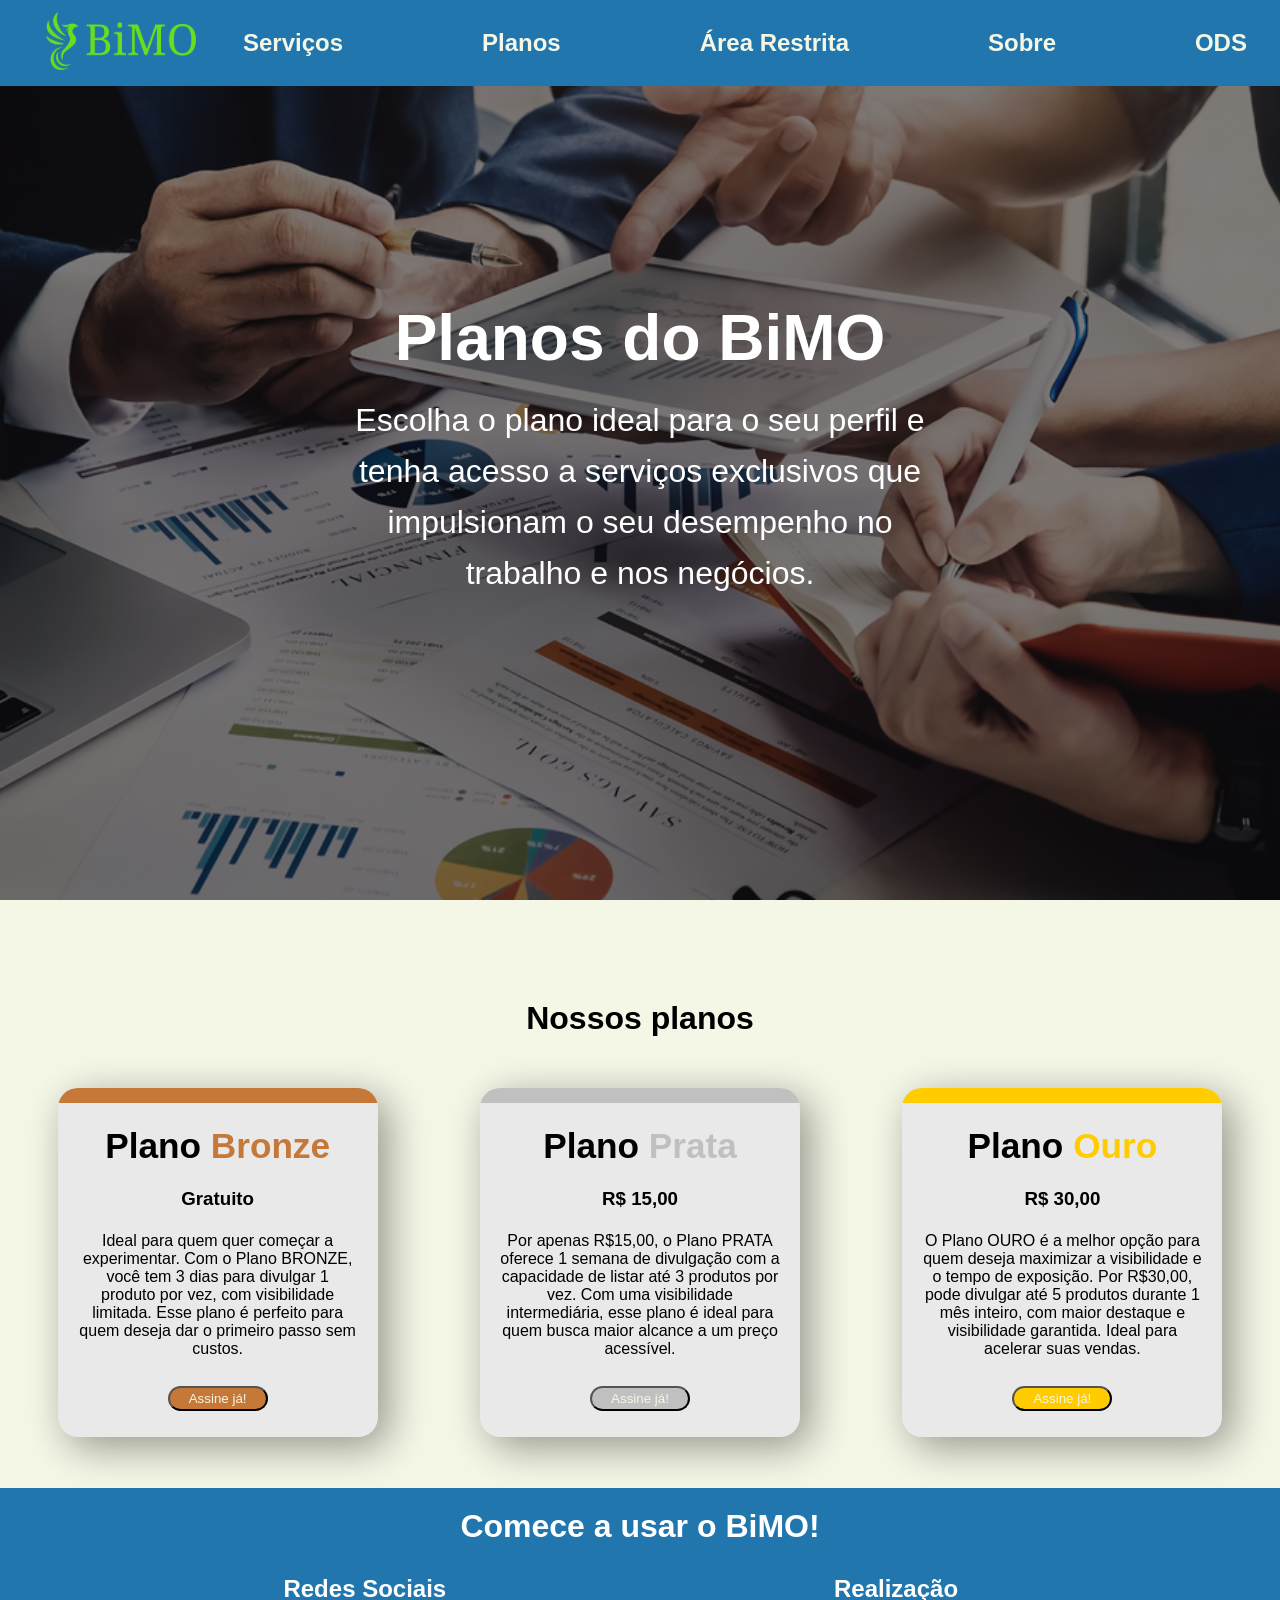
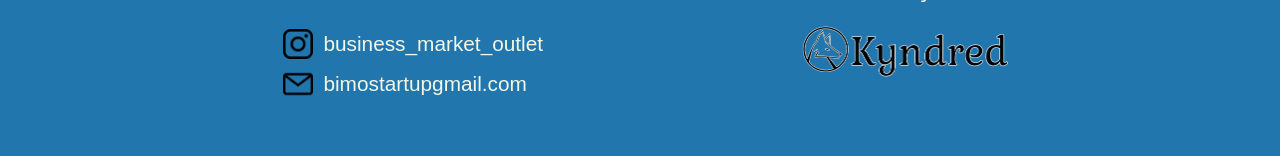
<file: src/main/webapp/BiMO_Site/index/nossos-planos.html>
<!DOCTYPE html>
<html lang="en">
<head>
    <meta charset="UTF-8">
    <meta name="viewport" content="width=device-width, initial-scale=1.0">
    <title>BiMO</title>
    <link rel="shortcut icon" href="../image/logo.png" type="image/x-icon">
    <link rel="stylesheet" href="../styles/nossos-planos.css">
    <link rel="stylesheet" href="../styles/style.css">
</head>
<body>

    <!------------------------------------------------------------ Menu fixo BiMO ----------------------------------------------------->
    <header class="menu">
        <a href="../../index.html"><img src="../image/Logo%20verde.png" id="icon" alt="Logo"></a>
        <ul class="menu-items">
            <li class="links"><a href="nossos-servicos.html">Serviços</a></li>
            <li class="links"><a href="nossos-planos.html">Planos</a></li>
            <li class="links"><a href="../../index.jsp"target="_blank">Área Restrita</a></li>
            <li class="links"><a href="sobre-bimo.html">Sobre</a></li>
            <li class="links"><a href="ods.html">ODS</a></li>
        </ul>
        <a href="#menuLateral" id="menu-icon">
            <img src="../image/menu.png" id="butmenu"></img>
        </a>
    </header>

    <!---------------------------------------------------------- Menu lateral BiMO --------------------------------------------------------->
    <div id="menuLateral">
        <a href="../../index.html" class="fechado">
            <img src="../image/fechar.png" alt="" id="fechar">
        </a>

        <a href="login.html" class="alogin">
            <div class="menuB-area">
                <p>Área Restrita</p>
            </div>
        </a>

        <a href="nossos-servicos.html">
            <div class="menuB-opcao">
                <p>Serviço</p>
            </div>
        </a>
        <a href="nossos-planos.html">
            <div class="menuB-opcao">
                <p>Planos</p>
            </div>
        </a>
        <a href="sobre-bimo.html">
            <div class="menuB-opcao">
                <p>Sobre</p>
            </div>
        </a>
        <a href="#">
            <div class="menuB-opcao">
                <p>ODS</p>
            </div>
        </a>
    </div>

    <!------------------------------------------------------------ Tela com imagem de fundo ------------------------------------------------->
    <div class="bimoplanos">
        <div class="bimoplanostexto">
            <h1>Planos do BiMO</h1>
            <p>Escolha o plano ideal para o seu perfil e tenha acesso a serviços exclusivos que impulsionam o seu desempenho no trabalho e nos negócios.</p>
        </div>
    </div>
    
    <!-------------------------------------------------------------- Cards Planos ------------------------------------------------------------>
    <h1>Nossos planos</h1>
    <section id="nossos-planos">
        <div class="planos-bimo">
            <div class="card bronze">
                <div class="borda"></div>
                <div class="planos">
                    <h1>Plano <span>Bronze</span></h1>
                    <h3>Gratuito</h3>
                    <p>Ideal para quem quer começar a experimentar. Com o Plano BRONZE, você tem 3 dias para divulgar 1 produto por vez, com visibilidade limitada. Esse plano é perfeito para quem deseja dar o primeiro passo sem custos.</p>
                    <a href=""><input type="submit" value="Assine já!" id="butplanos"></a>
                </div>
            </div>
            <div class="card prata">
                <div class="borda"></div>
                <div class="planos">
                    <h1>Plano <span>Prata</span></h1>
                    <h3>R$ 15,00</h3>
                    <p>Por apenas R$15,00, o Plano PRATA oferece 1 semana de divulgação com a capacidade de listar até 3 produtos por vez. Com uma visibilidade intermediária, esse plano é ideal para quem busca maior alcance a um preço acessível.</p>
                    <a href=""><input type="submit" value="Assine já!" id="butplanos"></a>
                </div>
            </div>
            <div class="card ouro">
                <div class="borda"></div>
                <div class="planos">
                    <h1>Plano <span>Ouro</span></h1>
                    <h3>R$ 30,00</h3>
                    <p>O Plano OURO é a melhor opção para quem deseja maximizar a visibilidade e o tempo de exposição. Por R$30,00, pode divulgar até 5 produtos durante 1 mês inteiro, com maior destaque e visibilidade garantida. Ideal para acelerar suas vendas.</p>
                    <a href=""><input type="submit" value="Assine já!" id="butplanos"></a>
                </div>
            </div>
        </div>
    </section>

    <!-------------------------------------------------------------- Menu final -------------------------------------------------------------->
    <section id="final">
        <h1>Comece a usar o BiMO!</h1>
        <div class="redessociais">
            <h2>Redes Sociais</h2>
            <div id="instagram">
                <img src="../image/instagram (1).png" id="iconinstagram">
                <p><a href="https://www.instagram.com/business_market_outlet/" target="_blank">business_market_outlet</a></p>
            </div>
            <div id="email">
                <img src="../image/email.png" id="iconemail">
                <p><a href="mailto:bimostartup@gmail.com">bimostartupgmail.com</a></p>
            </div>
        </div>
        <div id="empresa">
            <h2>Realização</h2>
            <img src="../image/kyndred.png" id="imgkyndred">
        </div>
    </section>
    
</body>
</html>
</file>
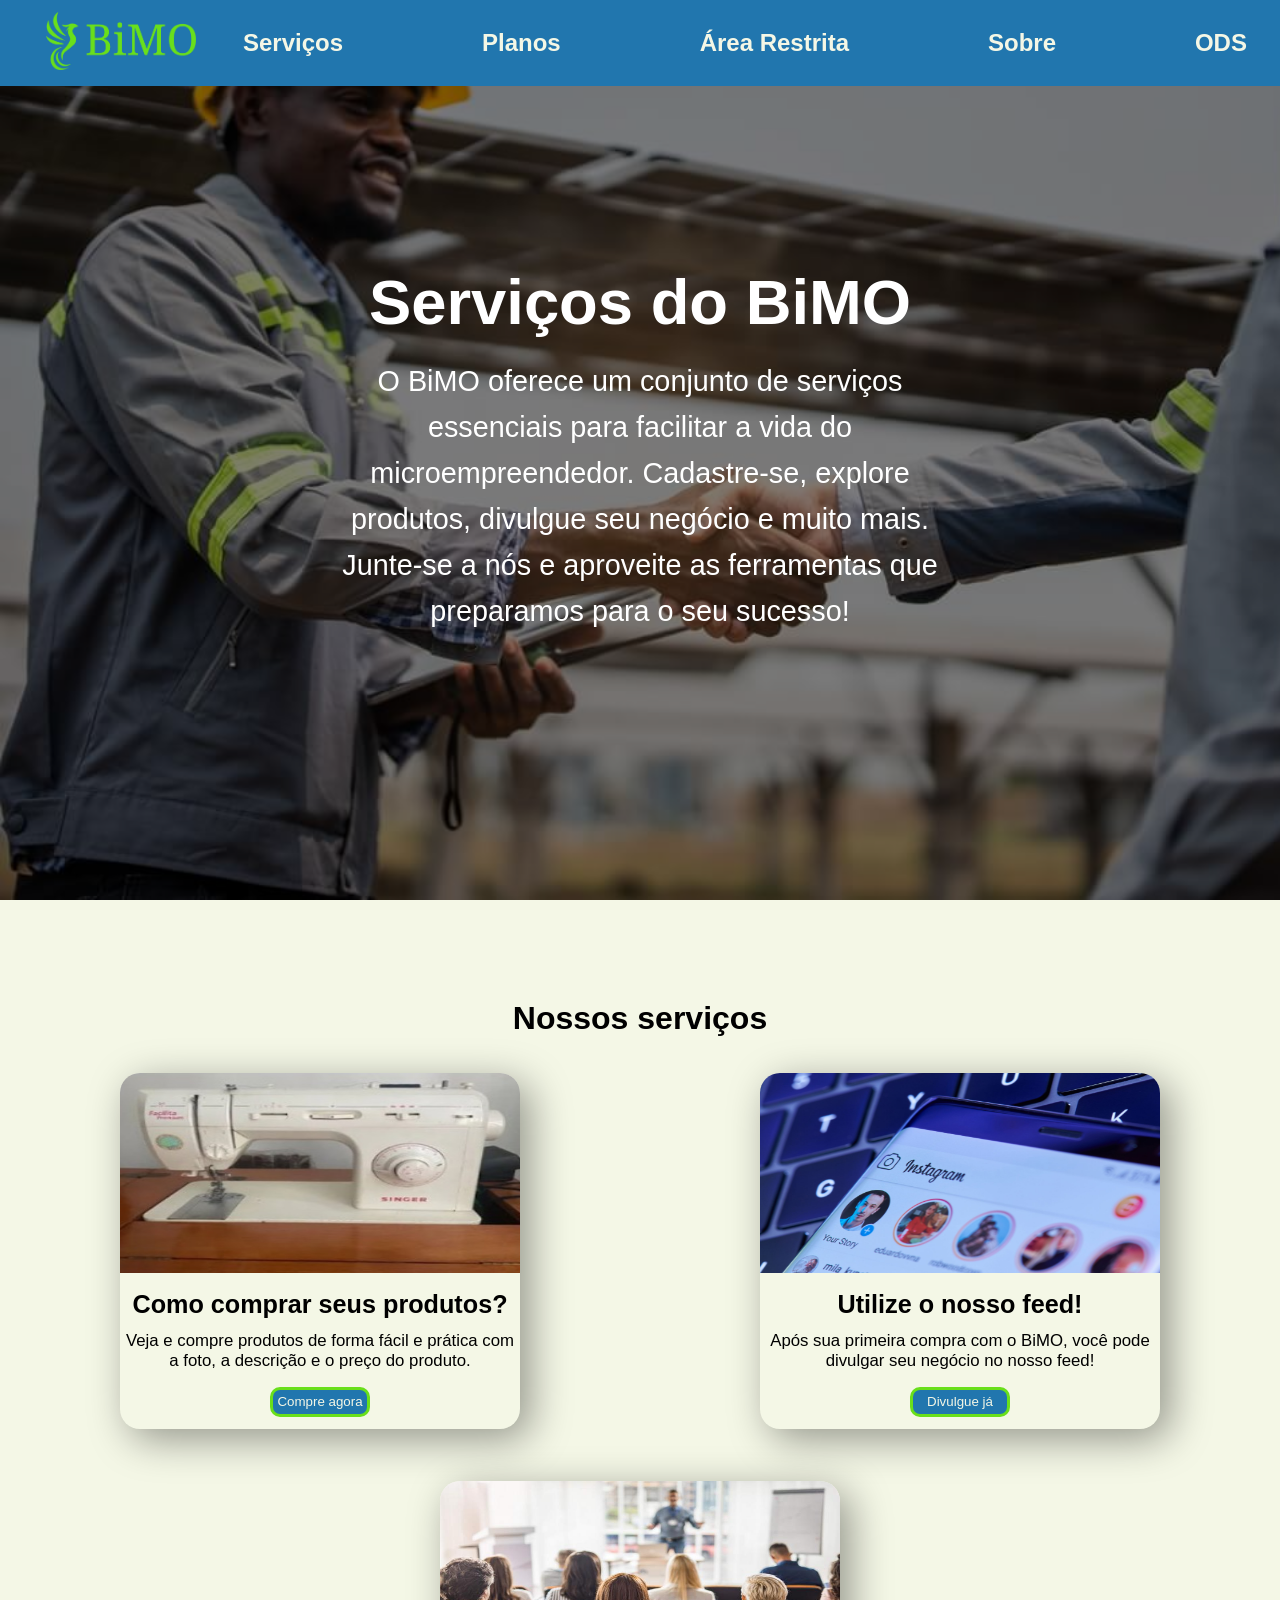
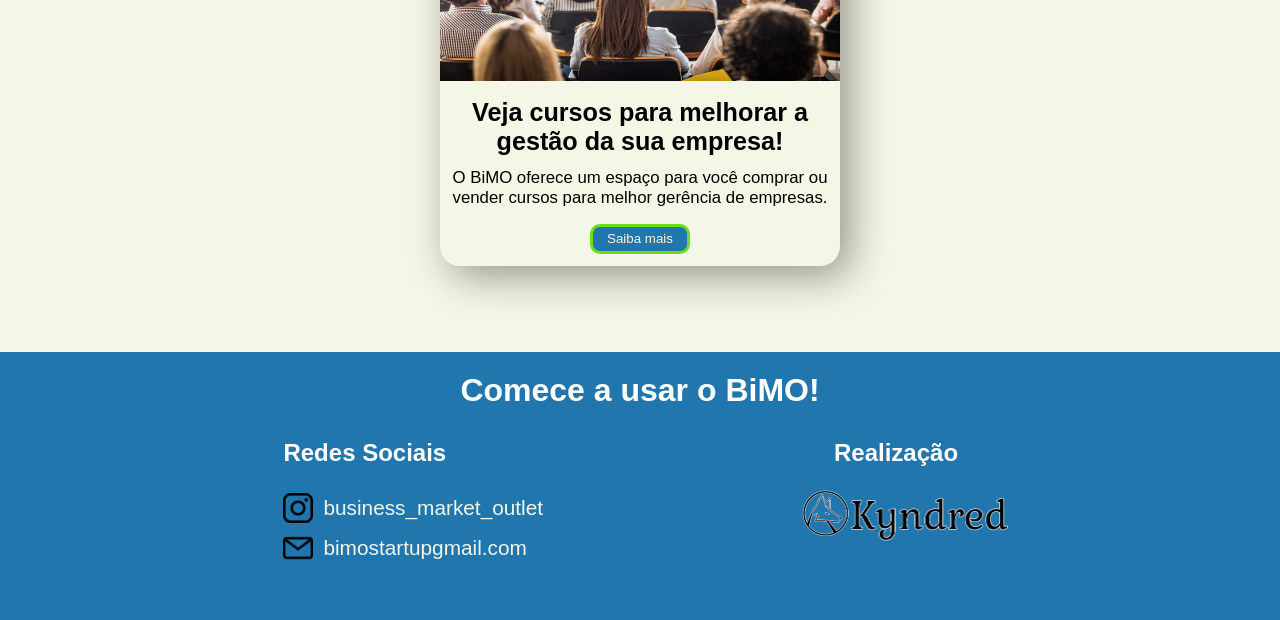
<file: src/main/webapp/BiMO_Site/index/nossos-servicos.html>
<!DOCTYPE html>
<html lang="en">
<head>
    <meta charset="UTF-8">
    <meta name="viewport" content="width=device-width, initial-scale=1.0">
    <title>BiMO</title>
    <link rel="shortcut icon" href="../image/logo.png" type="image/x-icon">
    <link rel="stylesheet" href="../styles/nossos-servicos.css">
    <link rel="stylesheet" href="../styles/style.css">
</head>
<body>

    <!----------------------------------------------------------- Menu fixo BiMO ------------------------------------------------------->
    <header class="menu">
        <a href="../../index.html"><img src="../image/Logo verde.png" id="icon" alt="Logo"></a>
        <ul class="menu-items">
            <li class="links"><a href="nossos-servicos.html">Serviços</a></li>
            <li class="links"><a href="nossos-planos.html">Planos</a></li>
            <li class="links"><a href="../../index.jsp"target="_blank">Área Restrita</a></li>
            <li class="links"><a href="sobre-bimo.html">Sobre</a></li>
            <li class="links"><a href="ods.html">ODS</a></li>
        </ul>
        <a href="#menuLateral" id="menu-icon">
            <img src="../image/menu.png" id="butmenu"></img>
        </a>
    </header>

    <!---------------------------------------------------------- Menu lateral BiMO --------------------------------------------------------->
    <div id="menuLateral">
        <a href="../../index.html" class="fechado">
            <img src="../image/fechar.png" alt="" id="fechar">
        </a>

        <a href="login.html" class="alogin">
            <div class="menuB-area">
                <p>Área Restrita</p>
            </div>
        </a>

        <a href="nossos-servicos.html">
            <div class="menuB-opcao">
                <p>Serviço</p>
            </div>
        </a>
        <a href="nossos-planos.html">
            <div class="menuB-opcao">
                <p>Planos</p>
            </div>
        </a>
        <a href="sobre-bimo.html">
            <div class="menuB-opcao">
                <p>Sobre</p>
            </div>
        </a>
        <a href="#">
            <div class="menuB-opcao">
                <p>ODS</p>
            </div>
        </a>
    </div>
    <!-------------------------------------------------------- Tela com imagem de fundo ----------------------------------------------------->
    <section class="servicosbimo">
        <div class="servicosbimotexto">
            <h1>Serviços do BiMO</h1>
            <p>O BiMO oferece um conjunto de serviços essenciais para facilitar a vida do microempreendedor. Cadastre-se, explore produtos, divulgue seu negócio e muito mais. Junte-se a nós e aproveite as ferramentas que preparamos para o seu sucesso!</p>
        </div>
    </section>

    <!------------------------------------------------------------ Cards Serviços BiMO --------------------------------------------------->
    <h1>Nossos serviços</h1>
    <section id="servicos-bimo">
        <div class="caixas">
            <div class="servicos">
                <img src="../image/produtos.jpg" id="imgservicos">
                <h2>Como comprar seus produtos?</h2>
                <p>Veja e compre produtos de forma fácil e prática com a foto, a descrição e o preço do produto.</p>
                <a href=""><input type="submit" value="Compre agora" id="butservicos"></a>
            </div>
            <div class="servicos">
                <img src="../image/feed.jpg" id="imgservicos">
                <h2>Utilize o nosso feed!</h2>
                <p>Após sua primeira compra com o BiMO, você pode divulgar seu negócio no nosso feed!</p>
                <a href=""><input type="submit" value="Divulgue já" id="butservicos"></a>
            </div>
            <div class="servicos">
                <img src="../image/cursos.jpg" id="imgservicos">
                <h2>Veja cursos para melhorar a gestão da sua empresa!</h2>
                <p>O BiMO oferece um espaço para você comprar ou vender cursos para melhor gerência de empresas.</p>
                <a href=""><input type="submit" value="Saiba mais" id="butservicos"></a>
            </div>
        </div>
    </section>

    <!-------------------------------------------------------------- Menu final -------------------------------------------------------------->
    <section id="final">
        <h1>Comece a usar o BiMO!</h1>
        <div class="redessociais">
            <h2>Redes Sociais</h2>
            <div id="instagram">
                <img src="../image/instagram (1).png" id="iconinstagram">
                <p><a href="https://www.instagram.com/business_market_outlet/" target="_blank">business_market_outlet</a></p>
            </div>
            <div id="email">
                <img src="../image/email.png" id="iconemail">
                <p><a href="mailto:bimostartup@gmail.com">bimostartupgmail.com</a></p>
            </div>
        </div>
        <div id="empresa">
            <h2>Realização</h2>
            <img src="../image/kyndred.png" id="imgkyndred">
        </div>
    </section>
    
</body>
</html>
</file>
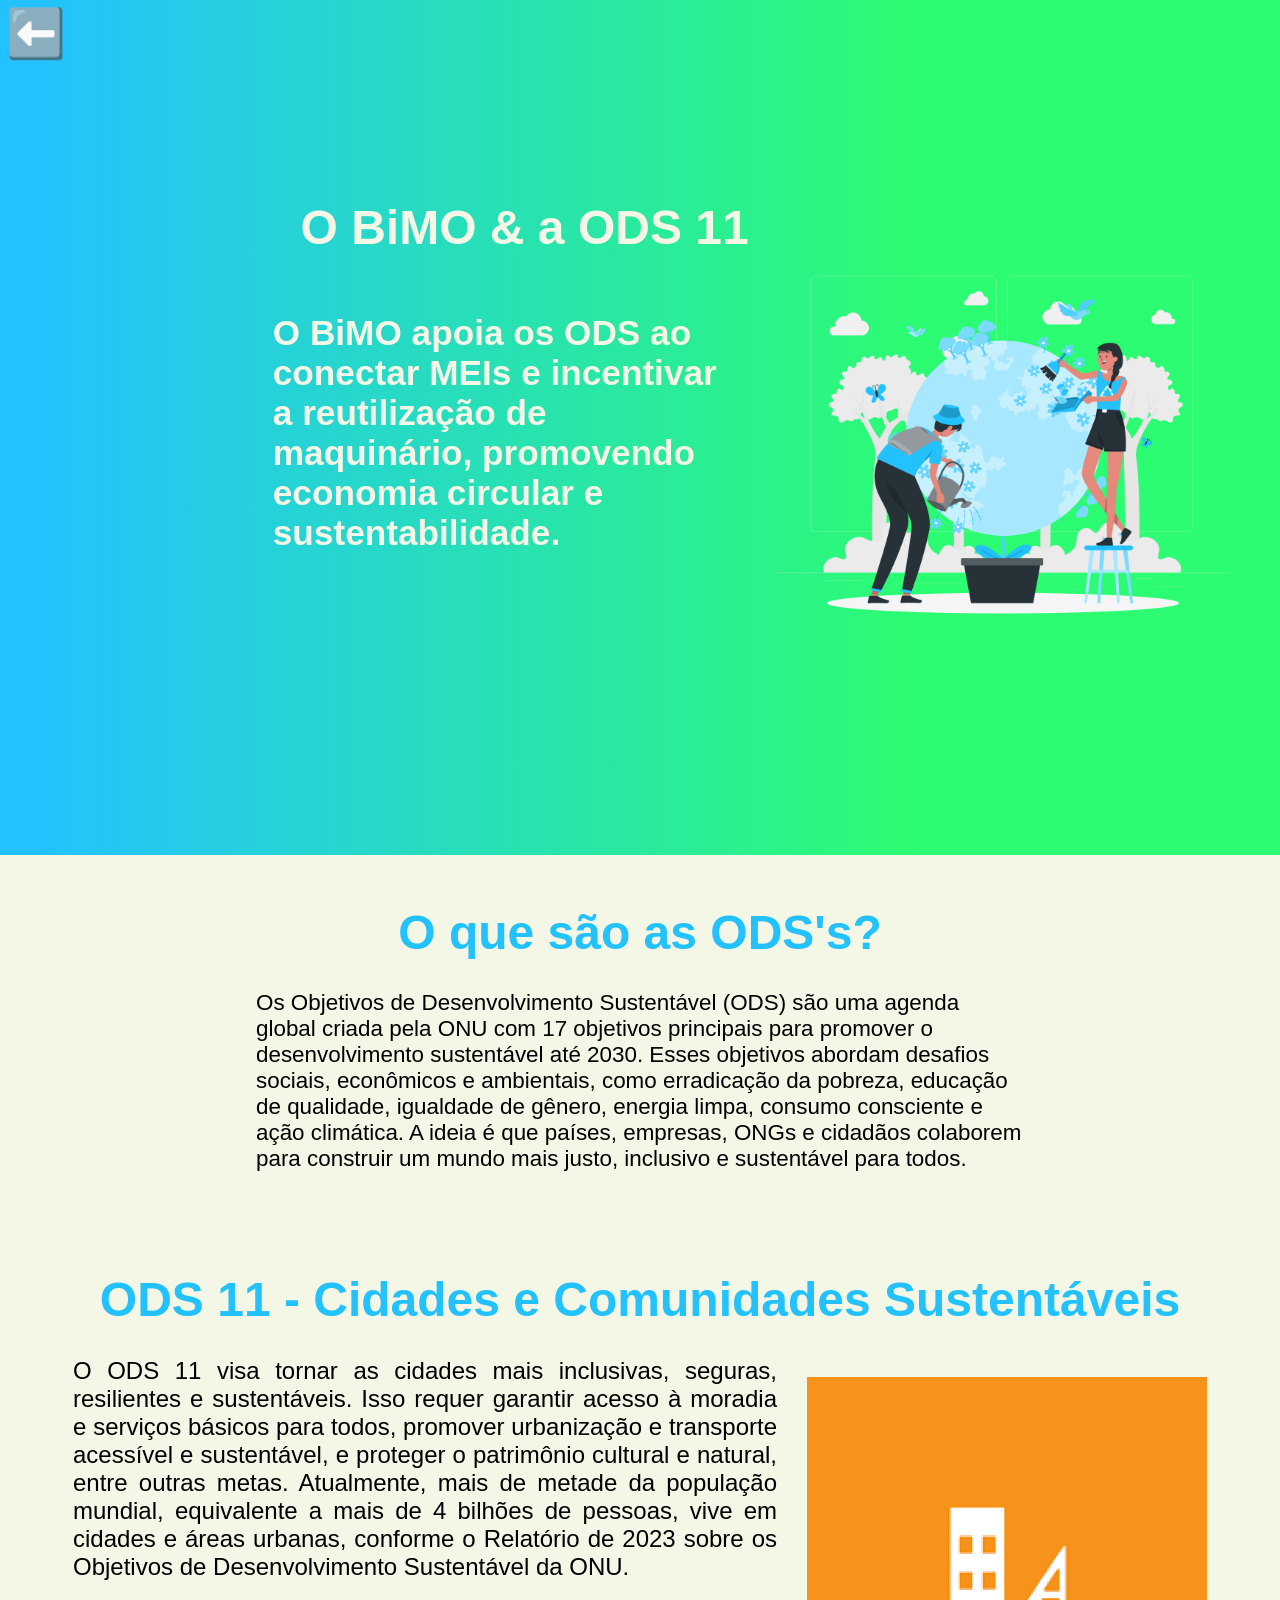
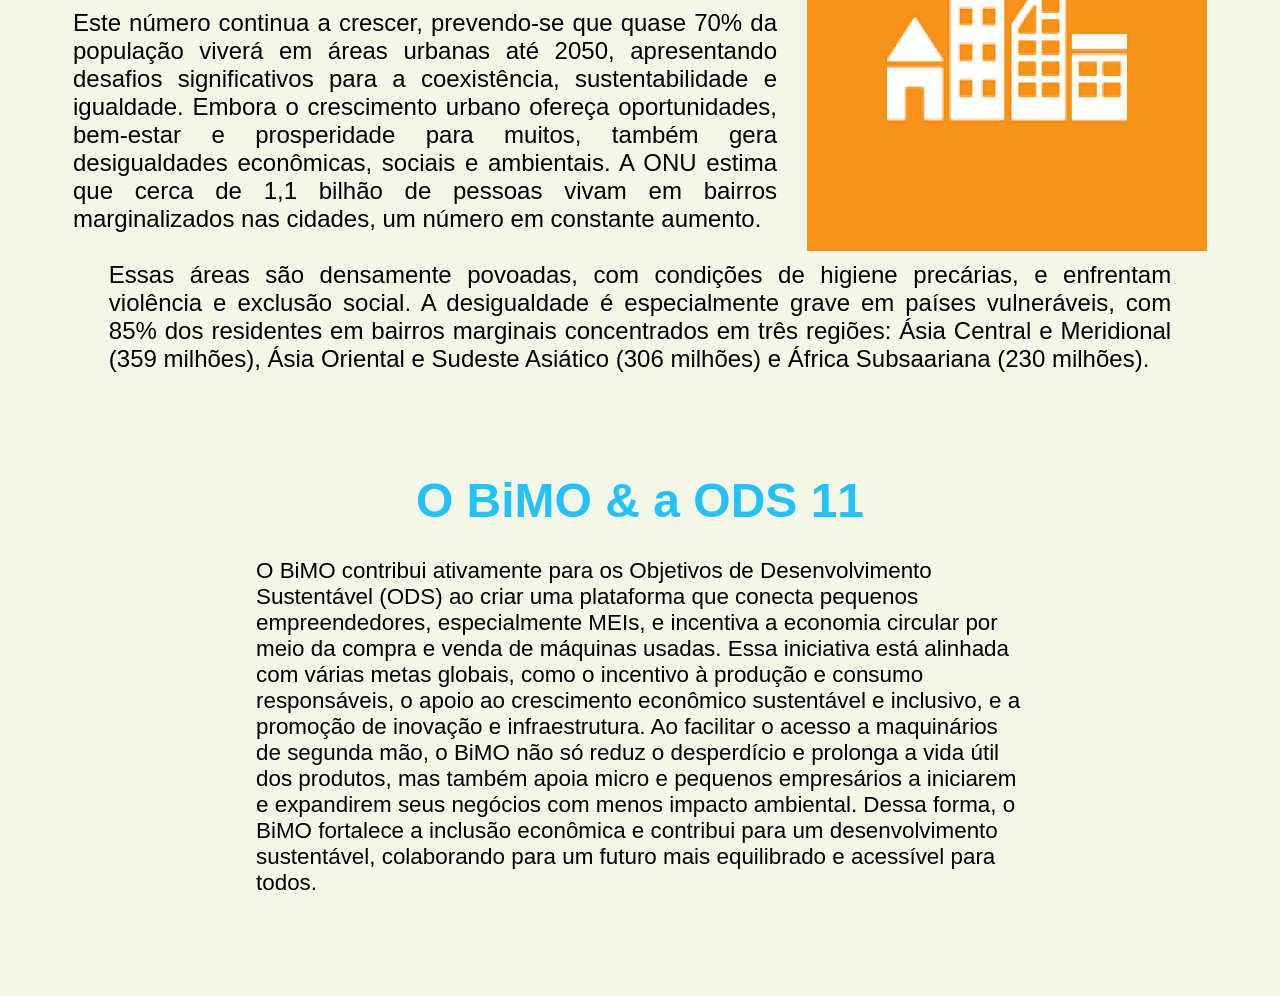
<file: src/main/webapp/BiMO_Site/index/ods.html>
<!DOCTYPE html>
<html lang="en">
<head>
    <meta charset="UTF-8">
    <meta name="viewport" content="width=device-width, initial-scale=1.0">
    <title>Sustentabilidade</title>
    <link rel="shortcut icon" href="../image/logo.png" type="image/x-icon">
    <link rel="stylesheet" href="../styles/ods.css">
</head>
<body>

    <div class="inicio">
        <a href="/index.html" id="seta"><p>⬅️</p></a>
        <div class="iniciobimo">
            <h1>O BiMO & a ODS 11</h1>
			<br>
			<p>O BiMO apoia os ODS ao conectar MEIs e incentivar a reutilização de maquinário, promovendo economia circular e 
            sustentabilidade.</p>
        </div>
        <div id="divimginicio">
            <img src="../image/ODSimg.png" id="imginicio">
        </div>
    </div>

    <h1>O que são as ODS's?</h1>
    <div class="textoinicio">
        <p>Os Objetivos de Desenvolvimento Sustentável (ODS) são uma agenda global criada pela ONU com 17 objetivos principais para promover o desenvolvimento sustentável até 2030. Esses objetivos abordam desafios sociais, econômicos e ambientais, como erradicação da pobreza, educação de qualidade, igualdade de gênero, energia limpa, consumo consciente e ação climática. A ideia é que países, empresas, ONGs e cidadãos colaborem para construir um mundo mais justo, inclusivo e sustentável para todos.</p>
    </div>

    <h1>ODS 11 - Cidades e Comunidades Sustentáveis</h1>
    <div class="textomeio">
        <div id="textoods">
            <p>O ODS 11 visa tornar as cidades mais inclusivas, seguras, resilientes e sustentáveis. Isso requer garantir acesso à moradia e serviços básicos para todos, promover urbanização e transporte acessível e sustentável, e proteger o patrimônio cultural e natural, entre outras metas. Atualmente, mais de metade da população mundial, equivalente a mais de 4 bilhões de pessoas, vive em cidades e áreas urbanas, conforme o Relatório de 2023 sobre os Objetivos de Desenvolvimento Sustentável da ONU.</p>
            <br>
            <p>Este número continua a crescer, prevendo-se que quase 70% da população viverá em áreas urbanas até 2050, apresentando desafios significativos para a coexistência, sustentabilidade e igualdade.
            Embora o crescimento urbano ofereça oportunidades, bem-estar e prosperidade para muitos, também gera desigualdades econômicas, sociais e ambientais. A ONU estima que cerca de 1,1 bilhão de pessoas vivam em bairros marginalizados nas cidades, um número em constante aumento.</p>
            <br>
            
        </div>
        <img src="../image/ods11.jpg" alt="">
    </div>
    <div class="textob">
        <p id="textobaixo">Essas áreas são densamente povoadas, com condições de higiene precárias, e enfrentam violência e exclusão social. A desigualdade é especialmente grave em países vulneráveis, com 85% dos residentes em bairros marginais concentrados em três regiões: Ásia Central e Meridional (359 milhões), Ásia Oriental e Sudeste Asiático (306 milhões) e África Subsaariana (230 milhões).</p>
    </div>
    
    <h1>O BiMO & a ODS 11</h1>
    <div class="textofinal">
        <p>O BiMO contribui ativamente para os Objetivos de Desenvolvimento Sustentável (ODS) ao criar uma plataforma que conecta pequenos empreendedores, especialmente MEIs, e incentiva a economia circular por meio da compra e venda de máquinas usadas. Essa iniciativa está alinhada com várias metas globais, como o incentivo à produção e consumo responsáveis, o apoio ao crescimento econômico sustentável e inclusivo, e a promoção de inovação e infraestrutura. Ao facilitar o acesso a maquinários de segunda mão, o BiMO não só reduz o desperdício e prolonga a vida útil dos produtos, mas também apoia micro e pequenos empresários a iniciarem e expandirem seus negócios com menos impacto ambiental. Dessa forma, o BiMO fortalece a inclusão econômica e contribui para um desenvolvimento sustentável, colaborando para um futuro mais equilibrado e acessível para todos.</p>
    </div>
    
</body>
</html>
</file>
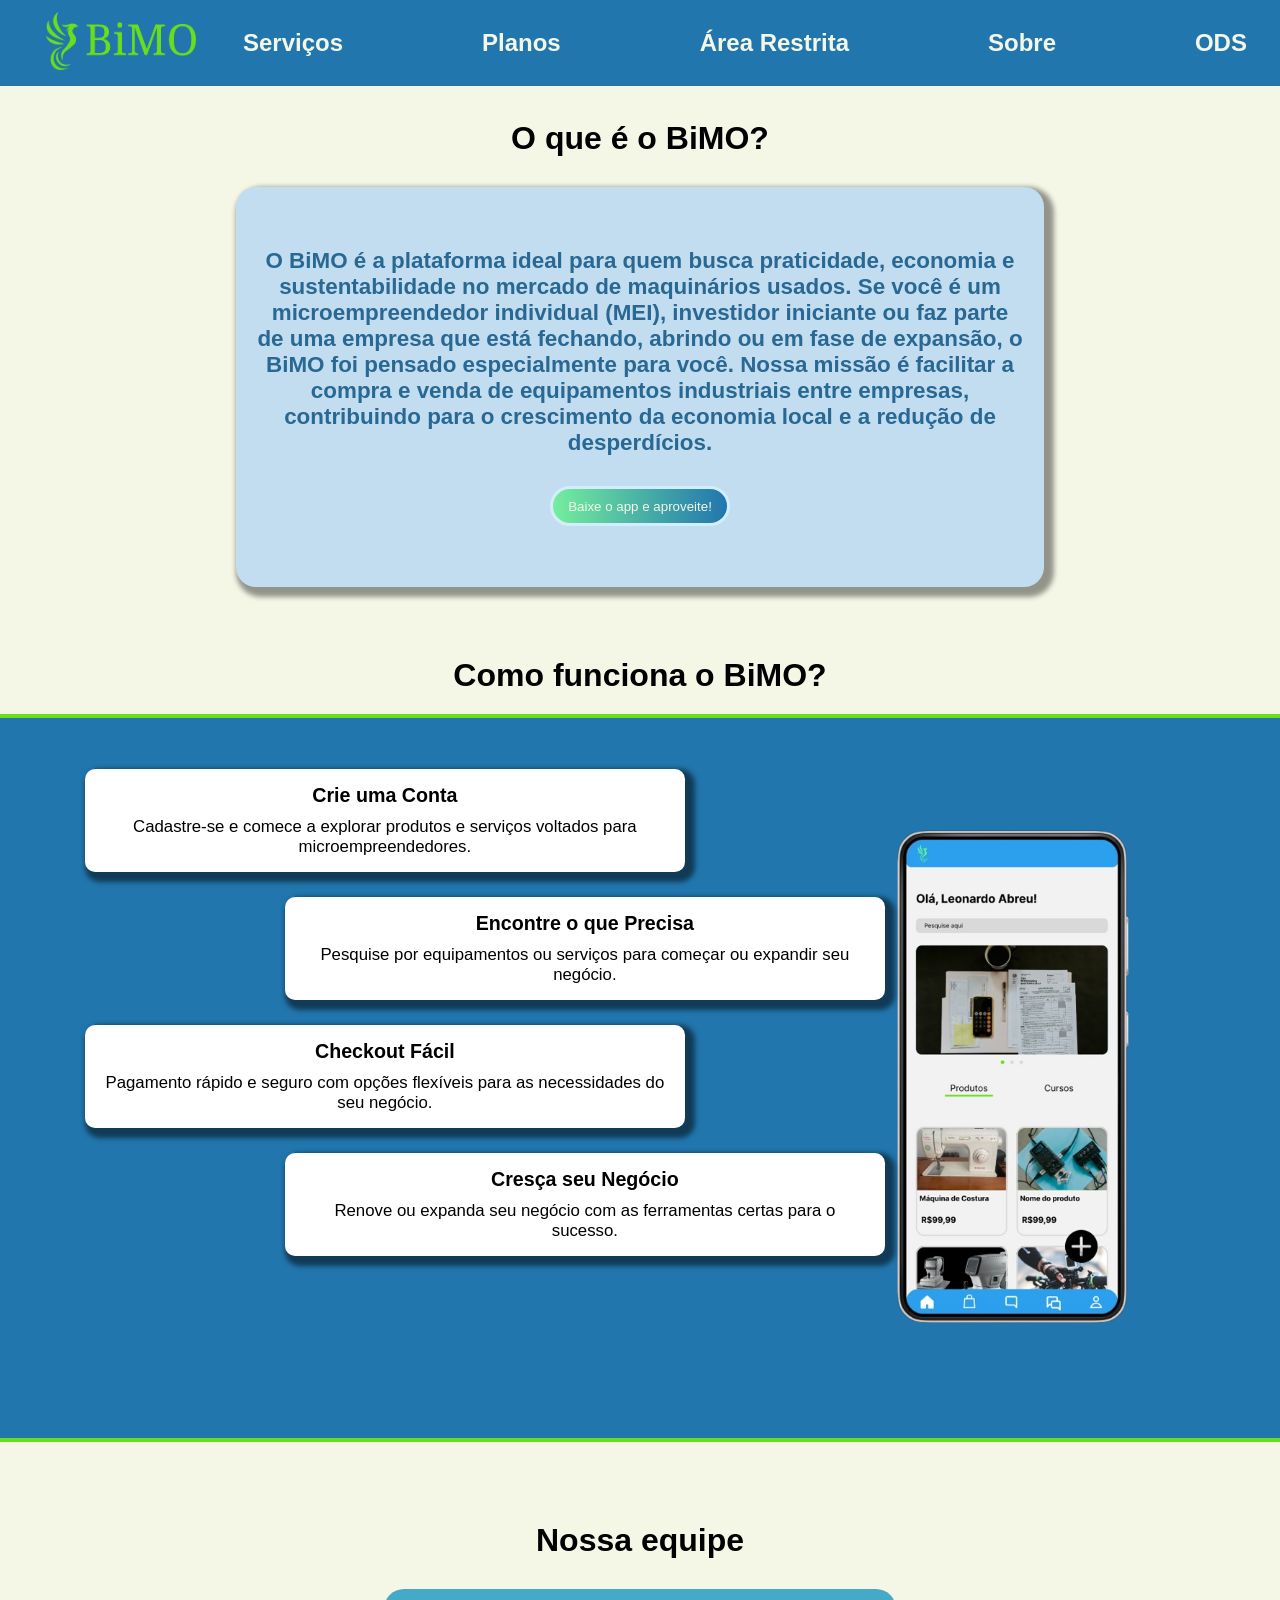
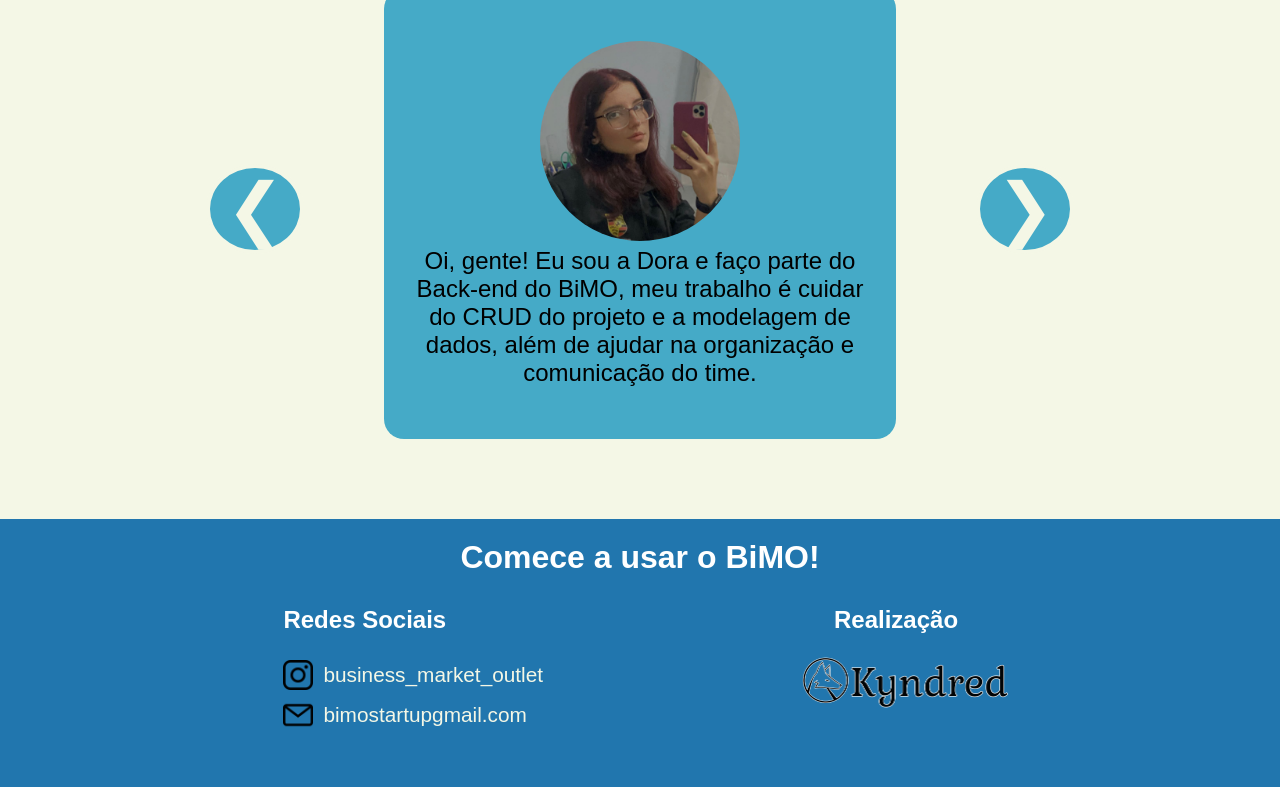
<file: src/main/webapp/BiMO_Site/index/sobre-bimo.html>
<!DOCTYPE html>
<html lang="en">
<head>
    <meta charset="UTF-8">
    <meta name="viewport" content="width=device-width, initial-scale=1.0">
    <title>BiMO</title>
    <link rel="shortcut icon" href="../image/logo.png" type="image/x-icon">
    <link rel="stylesheet" href="../styles/sobre-bimo.css">
    <link rel="stylesheet" href="../styles/style.css">
</head>
<body>

    <!----------------------------------------------------------- Menu fixo BiMO --------------------------------------------------------->
    <header class="menu">
        <a href="../../index.html"><img src="../image/Logo verde.png" id="icon" alt="Logo"></a>
        <ul class="menu-items">
            <li class="links"><a href="nossos-servicos.html">Serviços</a></li>
            <li class="links"><a href="nossos-planos.html">Planos</a></li>
            <li class="links"><a href="../../index.jsp"target="_blank">Área Restrita</a></li>
            <li class="links"><a href="sobre-bimo.html">Sobre</a></li>
            <li class="links"><a href="ods.html">ODS</a></li>
        </ul>
        <a href="#menuHamb" id="menu-icon">
            <img src="../image/menu.png" id="butmenu"></img>
        </a>
    </header>

    <!---------------------------------------------------------- Menu lateral BiMO --------------------------------------------------------->
    <div id="menuLateral">
        <a href="../../index.html" class="fechado">
            <img src="../image/fechar.png" alt="" id="fechar">
        </a>

        <a href="login.html" class="alogin">
            <div class="menuB-area">
                <p>Área Restrita</p>
            </div>
        </a>

        <a href="nossos-servicos.html">
            <div class="menuB-opcao">
                <p>Serviço</p>
            </div>
        </a>
        <a href="nossos-planos.html">
            <div class="menuB-opcao">
                <p>Planos</p>
            </div>
        </a>
        <a href="sobre-bimo.html">
            <div class="menuB-opcao">
                <p>Sobre</p>
            </div>
        </a>
        <a href="#">
            <div class="menuB-opcao">
                <p>ODS</p>
            </div>
        </a>
    </div>

    <!------------------------------------------------------ Texto explicando sobre o BiMO --------------------------------------->
    <div id="o-que-e">
        <p>O que é o BiMO?</p>
        <div id="textobimo">
            <p>O BiMO é a plataforma ideal para quem busca praticidade, economia e sustentabilidade 
                no mercado de maquinários usados. Se você é um microempreendedor individual (MEI), investidor iniciante ou faz parte de uma empresa que está fechando, abrindo ou em 
                fase de expansão, o BiMO foi pensado especialmente para você. 
                Nossa missão é facilitar a compra e venda de equipamentos industriais entre empresas, contribuindo para o crescimento da economia local e a redução de desperdícios.</p>
            <input id="butbimo" type="submit" value="Baixe o app e aproveite!">
        </div>
    </div>

    <!--------------------------------------------------------- Como funciona o BiMO ------------------------------------------------------->
    <h1>Como funciona o BiMO?</h1>
    <section id="como-funciona">
        <div class="cards">
            <div class="funcoes esquerda">
                <h3>Crie uma Conta</h3>
                <p>Cadastre-se e comece a explorar produtos e serviços voltados para microempreendedores.</p>
            </div>
            <div class="funcoes direita">
                <h3>Encontre o que Precisa</h3>
                <p>Pesquise por equipamentos ou serviços para começar ou expandir seu negócio.</p>
            </div>
            <div class="funcoes esquerda">
                <h3>Checkout Fácil</h3>
                <p>Pagamento rápido e seguro com opções flexíveis para as necessidades do seu negócio.</p>
            </div>
            <div class="funcoes direita">
                <h3>Cresça seu Negócio</h3>
                <p>Renove ou expanda seu negócio com as ferramentas certas para o sucesso.</p>
            </div>
        </div>
        <div class="imgfuncao">
            <img src="../image/telainicial.png" alt="" id="telainicial">
        </div>
    </section>

    <!---------------------------------------------------------------- Nossa equipe -------------------------------------------------------->
    <h1>Nossa equipe</h1>
    <section id="nossa-equipe">
        <div class="equipecarrossel">
            <input type="radio" name="carousel" id="card1" checked>
            <input type="radio" name="carousel" id="card2">
            <input type="radio" name="carousel" id="card3">
            <input type="radio" name="carousel" id="card4">
            <input type="radio" name="carousel" id="card5">
            <input type="radio" name="carousel" id="card6">
            <input type="radio" name="carousel" id="card7">
            <input type="radio" name="carousel" id="card8">
            <input type="radio" name="carousel" id="card9">
            <input type="radio" name="carousel" id="card10">
            <input type="radio" name="carousel" id="card11">

            <div class="navigation">
                <!-- Card 1 -->
                <label for="card11" class="arrow prev">❮</label>
                <!-- Card 2 -->
                <label for="card1" class="arrow prev">❮</label>
                <!-- Card 3 -->
                <label for="card2" class="arrow prev">❮</label>
                <!-- Card 4 -->
                <label for="card3" class="arrow prev">❮</label>
                <!-- Card 5 -->
                <label for="card4" class="arrow prev">❮</label>
                <!-- Card 6 -->
                <label for="card5" class="arrow prev">❮</label>
                <!-- Card 7 -->
                <label for="card6" class="arrow prev">❮</label>
                <!-- Card 8 -->
                <label for="card7" class="arrow prev">❮</label>
                <!-- Card 9 -->
                <label for="card8" class="arrow prev">❮</label>
                <!-- Card 10 -->
                <label for="card9" class="arrow prev">❮</label>
                <!-- Card 11 -->
                <label for="card10" class="arrow prev">❮</label>
            </div>
            
            <div class="carousel-container">
                <div class="carousel">
                    <div class="equipe eazul">
                        <div class="image">
                            <img src="../image/dora.jpg" alt="Foto">
                        </div>
                        <p>Oi, gente! Eu sou a Dora e faço parte do Back-end do BiMO, meu trabalho é cuidar do CRUD do projeto e a modelagem de dados, além de ajudar na organização e comunicação do time.</p>
                    </div>
                    <div class="equipe everde">
                        <div class="image">
                            <img src="../image/mari.jpg" alt="Foto">
                        </div>
                        <p>Oii gente!! Sou a Mari e faço parte do design e front-end do BiMO, além de ajudar um pouco no back. Sou responsável por promover a melhor experiência visual para o usuário.</p>
                    </div>
                    <div class="equipe eazul">
                        <div class="image">
                            <img src="../image/miguel.jpg" alt="Foto">
                        </div>
                        <p>Olá, pessoal! Sou Miguel Araújo e atuo diretamente no desenvolvimento do banco de dados do nosso projeto. Também sou responsável pelo controle de tarefas e pela gestão da comunicação entre o grupo.</p>
                    </div>
                    <div class="equipe everde">
                        <div class="image">
                            <img src="../image/matheus.jpg" alt="Foto">
                        </div>
                        <p>Opa! Meu nome é Matheus Bastos e sou parte da equipe do BiMO, atuo em funções variadas sem focar muito em uma, sempre tentando ajudar ao maximo!</p>
                    </div>
                    <div class="equipe eazul">
                        <div class="image">
                            <img src="../image/nakashima.jpg" alt="Foto">
                        </div>
                        <p>Oi, pessoal! Sou Leonardo Nakashima. Trabalho no desenvolvimento do BiMO, atuando no back e no front. Minha contribuição inclui o trabalho com Servlets, CRUD e uma parte da landing page.</p>
                    </div>
                    <div class="equipe everde">
                        <div class="image">
                            <img src="../image/thiago.jpg" alt="Foto">
                        </div>
                        <p>Oi, sou o Thiago Gabriel e faço parte da equipe de back-end do BiMO cuidando da parte da segurança das nossas páginas de adm e também faço parte da equipe de front-end, fazendo os designs e páginas do nosso projeto.</p>
                    </div>
                    <div class="equipe eazul">
                        <div class="image">
                            <img src="../image/loureiro.jpg" alt="Foto">
                        </div>
                        <p>Oi, sou o Gabriel Loureiro e eu cuido da parte de Sistemas Operacionais e Banco de Dados, meu trabalho no grupo, além de cuidar da organização, é garantir a integridade dos dados dos usuários.</p>
                    </div>
                    <div class="equipe everde">
                        <div class="image">
                            <img src="../image/bia.jpg" alt="Foto">
                        </div>
                        <p>Oie pessoal! Eu sou a Beatriz e faço parte do BiMO, na divisão de desenvolvimento de sistemas.
                            Meu trabalho é cuidar da experiência do usuário dentro do app, criando uma interface chamativa e amigável!</p>
                    </div>
                    <div class="equipe eazul">
                        <div class="image">
                            <img src="../image/vicente.jpg" alt="Foto">
                        </div>
                        <p>Olá! Eu sou o Vicente e faço parte do BiMO na parte de desenvolvimento de sistemas, e cuido da parte das funcionalidades do aplicativo, garantindo uma boa usabilidade para o usuário.</p>
                    </div>
                    <div class="equipe everde">
                        <div class="image">
                            <img src="../image/marcos.jpg" alt="Foto">
                        </div>
                        <p>Eu sou Marcus e faço parte do BiMO, como analista de dados.
                            Meu trabalho é realizar pesquisas, tratar dados, os tornar mais visuais, analisá-los e assim poder tirar conclusões que ajudem nosso projeto.</p>
                    </div>
                    <div class="equipe eazul">
                        <div class="image">
                            <img src="../image/davi.jpg" alt="Foto">
                        </div>
                        <p>Olá, me chamo Davi, sou um dos analistas de dados do projeto.
                            Atuo desde o levantamento dos dados até a criação de modelos de classificação, extraindo insights estratégicos que resultam em decisões inteligentes.</p>
                    </div>
                </div>
            </div>
            
            <div class="navigation">
                <!-- Card 1 -->
                <label for="card2" class="arrow next">❯</label>
                <!-- Card 2 -->
                <label for="card3" class="arrow next">❯</label>
                <!-- Card 3 -->
                <label for="card4" class="arrow next">❯</label>
                <!-- Card 4 -->
                <label for="card5" class="arrow next">❯</label>
                <!-- Card 5 -->
                <label for="card6" class="arrow next">❯</label>
                <!-- Card 6 -->
                <label for="card7" class="arrow next">❯</label>
                <!-- Card 7 -->
                <label for="card8" class="arrow next">❯</label>
                <!-- Card 8 -->
                <label for="card9" class="arrow next">❯</label>
                <!-- Card 9 -->
                <label for="card10" class="arrow next">❯</label>
                <!-- Card 10 -->
                <label for="card11" class="arrow next">❯</label>
                <!-- Card 11 -->
                <label for="card1" class="arrow next">❯</label>
            </div>
        </div>
    </section>

    <!-------------------------------------------------------------- Menu final -------------------------------------------------------------->
    <section id="final">
        <h1>Comece a usar o BiMO!</h1>
        <div class="redessociais">
            <h2>Redes Sociais</h2>
            <div id="instagram">
                <img src="../image/instagram (1).png" id="iconinstagram">
                <p><a href="https://www.instagram.com/business_market_outlet/" target="_blank">business_market_outlet</a></p>
            </div>
            <div id="email">
                <img src="../image/email.png" id="iconemail">
                <p><a href="mailto:bimostartup@gmail.com">bimostartupgmail.com</a></p>
            </div>
        </div>
        <div id="empresa">
            <h2>Realização</h2>
            <img src="../image/kyndred.png" id="imgkyndred">
        </div>
    </section>
    
</body>
</html>
</file>
<file: src/main/webapp/BiMO_Site/styles/nossos-planos.css>
*{
    padding: 0;
    margin: 0;
}

html, body{
    height: 100%;
}

body{
    font-family: Arial, sans-serif;
    background-color: #F4F7E6;
    scroll-behavior: smooth;
}

h1{
    text-align: center;
}
/* ------------------------------------------------------ Menu fixo BiMO ------------------------------------------------------- */
.menu {
    display: flex;
    position: fixed;
    width: 100%;
    height: 60px;
    padding-top: 1%;
    padding-bottom: 1%;
    top: 0;
    left: 0;
    justify-content: space-around;
    align-items: center;
    background-color: #2176ae;
    z-index: 1000;
}

.menu-items{
    display: flex;
    justify-content: space-between;
    width: 80%;
    font-size: 150%;
    color: #F4F7E6;
    list-style-type: none;
    font-weight: bold;
    cursor: pointer;
    padding: 0 15px;
}

.menu-items .links {
    color: #F4F7E6;
    cursor: pointer;
    margin-left: 20px;
}

.menu-items .links a {
    color: #F4F7E6;
    text-decoration: none;
}

.menu-items .links:hover{
    color: #69DF1B;
}

.menu-items .links a:hover{
    color: #69DF1B;
}

#icon{
    width: 150px;
    margin-left: 40px;
    height: auto;
    cursor: pointer;
}

.menu-icon {
    display: none;
    color: white;
    font-size: 30px;
    padding: 1%;
    cursor: pointer;
}

#butmenu{
    display: none;
    width: 35px;
}
/* -------------------------------------------------------- Menu Lateral BiMO -------------------------------------------- */
.menuB{
    width: 30px;
    height: 30px;
    margin-right: 20px;
    cursor: pointer;
    display: none;
}

#menuLateral{
    flex-direction: column;
    width: 100vw;
    height: 100vh;
    margin-top: 80px;
    padding-top: 1px;
    color: white;
    display: none;
    z-index: 999;
}

#menuLateral a{
    display: flex;
    justify-content: center;
}

.alogin{
    height: 10vh;
    text-decoration: none;
    color: #2176ae;
}

.alogin:hover{
    color: #69DF1B;
}

.fechado{
    display: block;
    width: 20px;
    margin: 20px;
}

#fechar{
    width: 40px;
    height: 30px;
}

.menuB-area{
    display: flex;
    height: 10vh;
    width: 50vw;
    background-color: white;
    align-items: center;
    justify-content: center;
    border-radius: 10px;
    border: 4px white solid;
    padding: 0px 5vw;
    font-size: 20px;
    font-weight: 550;
}

.menuB-opcao{
    float: left;
    width: 100%;
    height: auto;
    margin: 3vh 0vh;
    padding: 2vh;
    border-bottom: 4px solid white;
}

.menuB-opcao p{
    width: 100%;
    font-size: 5vh;
    font-weight: 500;
    display: inline-block;
    color: #2176ae;
}

.menuB-opcao > p > img{
    display: inline-block;
    width: 5vh;
}

.menuB-opcao p:hover{
    color: #69DF1B;
}

#menuLateral:target ~ * {
    display: none;
}
  
#menuLateral:target ~ header {
    display: block;
}

#menuLateral:target {
    display: block;
}
/* -------------------------------------------------------- Tela com imagem de fundo ----------------------------------------------------- */
.bimoplanos {
    position: relative;
    width: 100%;
    height: 100vh;
    background-image: url(../image/planosimg.png);
    background-size: cover;
    background-position: center;
    display: flex;
    justify-content: center;
    align-items: center;
    text-align: center;
    color: #fff;
    overflow: hidden;
    margin-bottom: 100px;
}

.bimoplanos::after {
    content: "";
    position: absolute;
    top: 0;
    left: 0;
    width: 100%;
    height: 100%;
    background-color: rgba(0, 0, 0, 0.5);
}

.bimoplanostexto {
    position: relative;
    z-index: 1;
    padding: 20px;
    max-width: 600px;
    font-size: 200%;
}

.bimoplanostexto h1 {
    margin-bottom: 20px;
}

.bimoplanostexto p {
    line-height: 1.6;
}

/* ----------------------------------------------------- Cards Planos BiMO ---------------------------------------------------------------*/
#nossos-planos h1{
    text-align: center;
    font-size: 220%;
}

.planos-bimo{
    display: flex;
    justify-content: center;
    flex-wrap: wrap;
}

.card{
    max-width: 320px;
    padding-bottom: 2%;
    border-radius: 20px;
    margin: 4%;
    box-shadow: 10px 10px 40px rgba(0, 0, 0, 0.4);
    overflow: hidden;
    background-color: #EAE9E9;
}

.card h1, .card h3{
    margin: 8%;
}

.bronze span{
    color: #c67838;
}

.prata span{
    color: #c0c0c0;
}

.ouro span{
    color: #ffcc00;
}

.card .borda{
    height: 15px;
}

.bronze .borda{
    background-color: #c67838;
}

.prata .borda{
    background-color: #c0c0c0;
}

.ouro .borda{
    background-color: #ffcc00;
}

.planos{
    padding: 0 20px;
    text-align: center;
}

#butplanos{
    color: #F4F7E6;
    width: 100px;
    height: 25px;
    border-radius: 30px;
    margin-top: 10%;
    cursor: pointer;
}

.bronze #butplanos{
    background-color: #c67838;
}

.prata #butplanos{
    background-color: #c0c0c0;
}

.ouro #butplanos{
    background-color: #ffcc00;
}

@media screen and (max-width: 960px) {
    .bimoplanostexto{
        font-size: 160%;
    }

    .card{
        margin-bottom: 40px;
    }

    .menu-items{
        display: none;
    }
}
</file>
<file: src/main/webapp/BiMO_Site/styles/style.css>
*{
    padding: 0;
    margin: 0;
}

html, body{
    height: 100%;
    user-select: none;
}

body{
    font-family: Arial, sans-serif;
    background-color: #F4F7E6;
    scroll-behavior: smooth;
}

h1{
    text-align: center;
}
/* ------------------------------------------------------ Menu fixo BiMO e Menu Lateral------------------------------------------------------- */
.menu {
    display: flex;
    position: fixed;
    width: 100%;
    height: 60px;
    padding-top: 1%;
    padding-bottom: 1%;
    top: 0;
    left: 0;
    justify-content: space-around;
    align-items: center;
    background-color: #2176ae;
    z-index: 1000;
}

.menu-items{
    display: flex;
    justify-content: space-between;
    width: 80%;
    font-size: 150%;
    color: #F4F7E6;
    list-style-type: none;
    font-weight: bold;
    cursor: pointer;
    padding: 0 15px;
}

.menu-items .links {
    color: #F4F7E6;
    cursor: pointer;
    margin-left: 20px;
}

.menu-items .links a {
    color: #F4F7E6;
    text-decoration: none;
}

.menu-items .links:hover{
    color: #69DF1B;
}

.menu-items .links a:hover{
    color: #69DF1B;
}

#icon{
    width: 150px;
    margin-left: 40px;
    height: auto;
    cursor: pointer;
}

.menu-icon {
    display: none;
    color: white;
    font-size: 30px;
    padding: 1%;
    cursor: pointer;
}

#butmenu{
    width: 30px;
    height: 30px;
    margin-right: 20px;
    cursor: pointer;
    display: none;
}
/* -------------------------------------------------------- Menu Lateral BiMO -------------------------------------------- */
.menuB{
    width: 30px;
    height: 30px;
    margin-right: 20px;
    cursor: pointer;
    display: none;
}

#menuLateral{
    flex-direction: column;
    width: 100vw;
    height: 100vh;
    margin-top: 80px;
    padding-top: 1px;
    color: white;
    display: none;
    z-index: 999;
}

#menuLateral a{
    display: flex;
    justify-content: center;
}

.alogin{
    height: 10vh;
    text-decoration: none;
    color: #2176ae;
}

.alogin:hover{
    color: #69DF1B;
}

.fechado{
    display: block;
    width: 20px;
    margin: 20px;
}

#fechar{
    width: 40px;
    height: 30px;
}

.menuB-area{
    display: flex;
    height: 10vh;
    width: 50vw;
    background-color: white;
    align-items: center;
    justify-content: center;
    border-radius: 10px;
    border: 4px white solid;
    padding: 0px 5vw;
    font-size: 20px;
    font-weight: 550;
}

.menuB-opcao{
    float: left;
    width: 100%;
    height: auto;
    margin: 3vh 0vh;
    padding: 2vh;
    border-bottom: 4px solid white;
}

.menuB-opcao p{
    width: 100%;
    font-size: 5vh;
    font-weight: 500;
    display: inline-block;
    color: #2176ae;
}

.menuB-opcao > p > img{
    display: inline-block;
    width: 5vh;
}

.menuB-opcao p:hover{
    color: #69DF1B;
}

#menuLateral:target ~ * {
    display: none;
}
  
#menuLateral:target ~ header {
    display: block;
}

#menuLateral:target {
    display: block;
}
/* ------------------------------------------------------- Tela com imagem -------------------------------------------------------- */
.inicio{
    display: flex;
    background: linear-gradient(to left,#2CFC71,#2176ae);
    color: #F4F7E6;
    font-size: 270%;
    width: 100%;
    height: 90vh;
    margin-top: 4%;
    padding-top: 2%;
    padding-bottom: 1%;
    text-transform: uppercase;
    text-align: center;
    font-weight: bold;
    flex-wrap: wrap;
    justify-content: center;
}

.inicio p{
    line-height: 1.4;
}

.iniciobimo{
    display: flex;
    flex-direction: column;
    justify-content: center;
    align-items: center;
    width: 40%;
    padding-left: 12%;
    margin-top: 2%;
}

.iniciobimo p{
    text-align: start;
}

#iconiniciobimo{
    position: relative;
    width: 150px;
    margin-left: 6px;
    top: 10px;
}

#butinicio{
    margin-top: 4%;
    border-radius: 30px;
    width: 180px;
    height: 40px;
    background: linear-gradient(to right,#74ee9d,#2176ae);
    color: #F4F7E6;
    border: 2px solid #F4F7E6;
    cursor: pointer;
    display: flex;
    margin-right: 20%;
}

#divimginicio{
    display: flex;
    width: 40%;
    height: 60vh;
    justify-content: start;
    align-items: center;
}

#imginicio{
    max-width: 90%;
    padding-left: 10%;
    margin-top: 25%;
}

#quadrado{
    position: absolute;
    width: 35px;
    height: 35px;
    background-color: #2CFC71;
    transform: rotate(45deg);
    z-index: -1;
    margin-top: 580px;
}
/* ---------------------------------------------------- Como funciona o BiMO --------------------------------------------------------- */
.propagandacm{
    display: flex;
    justify-content: space-evenly;
    align-items: center;
    width: 100%;
    height: 85vh;
    background-color: white;
    font-size: 110%;
}

#textocm{
    display: flex;
    flex-direction: column;
    align-items: center;
    width: 50%;
    line-height: 1.3;
    font-size: 130%;
}

#textocm p{
    margin-top: 40px;
    margin-bottom: 30px;
}

#imgcm img{
    width: 300px;
}
/* -------------------------------------------------------- Nossos serviços --------------------------------------------------------- */
.propagandaservicos{
    display: flex;
    justify-content: space-evenly;
    align-items: center;
    width: 100%;
    height: 80vh;
    background-color: #74ee9d;
}

#imgpservicos img{
    width: 280px;
}

#textoservicos{
    display: flex;
    flex-direction: column;
    align-items: center;
    text-align: center;
    width: 65%;
    line-height: 1.3;
    font-size: 130%;
}

#textoservicos p{
    margin-top: 40px;
    margin-bottom: 30px;
}

#buttextoservicos{
    background-color: white;
    padding: 5px;
    border-radius: 6px;
    cursor: pointer;
}
/* --------------------------------------------------------- Nossos planos ----------------------------------------------------------- */
.propagandaplanos{
    display: flex;
    justify-content: space-evenly;
    align-items: center;
    width: 100%;
    height: 80vh;
    background-color: white;
    font-size: 110%;
    margin-bottom: 60px;
}

#textoplanos{
    display: flex;
    flex-direction: column;
    align-items: center;
    width: 50%;
    line-height: 1.3;
    font-size: 120%;
}

#textoplanos p{
    margin-top: 40px;
    margin-bottom: 30px;
}

#buttextoplanos{
    background-color: #74ee9d;
    padding: 5px;
    border-radius: 6px;
    cursor: pointer;
}

#imgplanos img{
    width: 280px;
}
/* -------------------------------------------------------- Menu final da tela ----------------------------------------------------- */
#final {
    text-align: center;
    padding: 20px;
    color: white;
    background-color: #2176ae;
    align-content: center;
}

#final h1 {
    font-size: 2rem;
    margin-bottom: 30px;
}

.redessociais {
    display: inline-block;
    text-align: left;
    margin-left: 10%;
}

.redessociais h2 {
    font-size: 1.5rem;
    margin-bottom: 10%;
}

.redessociais a{
    color: #F4F7E6;
    text-decoration: none;
    font-size: 130%;
}

.redessociais a:hover{
    color: #69DF1B;
}

#instagram, #email {
    display: flex;
    align-items: center;
    margin-bottom: 10px;
}

#iconinstagram, #iconemail {
    width: 30px;
    height: 30px;
    margin-right: 10px;
}

#instagram p, #email p {
    margin: 0;
}

#empresa {
    display: inline-block;
    text-align: center;
    vertical-align: top;
    margin-left: 10%;
}

#empresa h2 {
    font-size: 1.5rem;
    margin-bottom: 2%;
}

#imgkyndred {
    width: 50%;
}
/* -------------------------------------------------------- Media Queries ---------------------------------------------------------- */
@media screen and(max-width: 960px) {
    .menu {
        justify-content: space-between;
        height: 70px;
    }

    .menu-items{
        display: none;
    }

    #icon{
        width: 120px;
    }

    #butmenu{
        display: block;
    }

    .inicio{
        margin-top: 76px;
        font-size: 130%;
        height: 320px;
        background: linear-gradient(to top, #2176ae,#2CFC71);
    }

    .iniciobimo p{
        width: 180%;
        margin-right: 20%
    }

    #iconiniciobimo{
        width: 30%;
        height: 5vh;
    }

    #butinicio{
        margin-top: 10%;
    }

    #divimginicio{
        display: none;
    }

    #imginicio{
        display: none;
    }

    .propagandacm{
        height: 55vh;
    }

    .propagandaservicos{
        height: 60vh;
    }

    .propagandaplanos{
        height: 70vh;
    }

    #textocm, #textoservicos, #textoplanos{
        width: 90%;
        font-size: 90%;
    }

    #textocm > p, #textoservicos > p, #textoplanos > p{
        margin-top: 20px;
    }

    #imgcm, #imgpservicos, #imgplanos{
        display: none;
    }

    .redessociais{
        text-align: center;
        margin-left: 0;
        margin-bottom: 6%;
    }

    .redessociais h2{
        margin-bottom: 6%;
    }

    #empresa{
        margin-left: 0;
    }
}

@media screen and (max-width: 360px) {
    .propagandacm{
        height: 92vh;
    }

    .propagandaservicos{
        height: 95vh;
    }

    .propagandaplanos{
        height: 105vh;
    }
}
</file>
<file: src/main/webapp/BiMO_Site/styles/nossos-servicos.css>
*{
    padding: 0;
    margin: 0;
}

html, body{
    height: 100%;
}

body{
    font-family: Arial, sans-serif;
    background-color: #F4F7E6;
    scroll-behavior: smooth;
}

h1{
    text-align: center;
}
/* ----------------------------------------------------- Menu fixo BiMO e lateral -------------------------------------------------- */
.menu {
    display: flex;
    position: fixed;
    width: 100%;
    height: 60px;
    padding-top: 1%;
    padding-bottom: 1%;
    top: 0;
    left: 0;
    justify-content: space-around;
    align-items: center;
    background-color: #2176ae;
    z-index: 1000;
}

.menu-items{
    display: flex;
    justify-content: space-between;
    width: 80%;
    font-size: 150%;
    color: #F4F7E6;
    list-style-type: none;
    font-weight: bold;
    cursor: pointer;
    padding: 0 15px;
}

.menu-items .links {
    color: #F4F7E6;
    cursor: pointer;
    margin-left: 20px;
}

.menu-items .links a {
    color: #F4F7E6;
    text-decoration: none;
}

.menu-items .links:hover{
    color: #69DF1B;
}

.menu-items .links a:hover{
    color: #69DF1B;
}

#icon{
    width: 150px;
    margin-left: 40px;
    height: auto;
    cursor: pointer;
}

.menu-icon {
    display: none;
    color: white;
    font-size: 30px;
    padding: 1%;
    cursor: pointer;
}

#butmenu{
    display: none;
    width: 35px;
}
/* -------------------------------------------------------- Menu Lateral BiMO -------------------------------------------- */
.menuB{
    width: 30px;
    height: 30px;
    margin-right: 20px;
    cursor: pointer;
    display: none;
}

#menuLateral{
    flex-direction: column;
    width: 100vw;
    height: 100vh;
    margin-top: 80px;
    padding-top: 1px;
    color: white;
    display: none;
    z-index: 999;
}

#menuLateral a{
    display: flex;
    justify-content: center;
}

.alogin{
    height: 10vh;
    text-decoration: none;
    color: #2176ae;
}

.alogin:hover{
    color: #69DF1B;
}

.fechado{
    display: block;
    width: 20px;
    margin: 20px;
}

#fechar{
    width: 40px;
    height: 30px;
}

.menuB-area{
    display: flex;
    height: 10vh;
    width: 50vw;
    background-color: white;
    align-items: center;
    justify-content: center;
    border-radius: 10px;
    border: 4px white solid;
    padding: 0px 5vw;
    font-size: 20px;
    font-weight: 550;
}

.menuB-opcao{
    float: left;
    width: 100%;
    height: auto;
    margin: 3vh 0vh;
    padding: 2vh;
    border-bottom: 4px solid white;
}

.menuB-opcao p{
    width: 100%;
    font-size: 5vh;
    font-weight: 500;
    display: inline-block;
    color: #2176ae;
}

.menuB-opcao > p > img{
    display: inline-block;
    width: 5vh;
}

.menuB-opcao p:hover{
    color: #69DF1B;
}

#menuLateral:target ~ * {
    display: none;
}
  
#menuLateral:target ~ header {
    display: block;
}

#menuLateral:target {
    display: block;
}
/* --------------------------------------------------------- Tela com imagem de fundo --------------------------------------------------- */
.servicosbimo {
    background-image: url(../image/servicosimg.jpg);
    background-size: cover;
    width: 100%;
    height: 100vh;
    display: flex;
    align-items: center;
    justify-content: center;
    position: relative;
    color: white;
    margin-bottom: 100px;
}

.servicosbimo::after {
    content: "";
    position: absolute;
    top: 0;
    left: 0;
    width: 100%;
    height: 100%;
    background-color: rgba(0, 0, 0, 0.5);
}

.servicosbimotexto {
    padding: 40px;
    border-radius: 8px;
    text-align: center;
    width: 50%;
    font-size: 180%;
    z-index: 1;
}

.servicosbimotexto h1 {
    font-size: 220%;
    margin-bottom: 20px;
}

.servicosbimotexto p {
    line-height: 1.6;
}
/* -------------------------------------------------------- Cards Serviços BiMO ------------------------------------------------------ */
#servicos-bimo{
    text-align: center;
    font-size: 150%;
    margin-top: 10px;
}

.caixas{
    display: flex;
    justify-content: space-around;
    flex-wrap: wrap;
    margin-bottom: 60px;
}

.servicos{
    max-width: 400px;
    box-shadow: 10px 10px 40px rgba(0, 0, 0, 0.4);
    border-radius: 20px;
    margin: 2%;
    text-align: center;
    padding-bottom: 1%;
    font-size: 70%;
}

#imgservicos{
    width: 100%;
    height: 200px;
    border-top-right-radius: 20px;
    border-top-left-radius: 20px;
}

#butservicos{
    color: #F4F7E6;
    background-color: #2176ae;
    width: 100px;
    height: 30px;
    border-radius: 10px;
    margin-top: 4%;
    border: #69DF1B 3px solid;
    cursor: pointer;
}

.servicos h2{
    padding-top: 3%;
    font-weight: bold;
}

.servicos p{
    padding-top: 3%;
}

@media screen and (max-width: 960px) {
    .servicosbimotexto{
        width: 90%;
        font-size: 130%;
    }

    .servicos{
        padding-bottom: 15px;
        margin-bottom: 50px;
    }

    .menu-items{
        display: none;
    }
}
</file>
<file: src/main/webapp/BiMO_Site/styles/ods.css>
* {
    padding: 0;
    margin: 0;
}

html, body {
    height: 100%;
}

/*=-=-=-=-=-=-=-=-=-=-=-=-=-= BODY GLOBAL =-=-=-=-=-=-=-=-=-=-=-=-=-=*/
body {
    background-color: #F4F7E6;
    scroll-behavior: smooth;
    font-family: 'Poppins', sans-serif;
}

h1 {
    font-size: 300%;
    font-weight: 700;
    text-align: center;
    color: #23C2FF;
}

.inicio {
    display: flex;
    background: linear-gradient(270deg, #2CFC71 28.21%, #23C2FF 97.09%);
    color: #F4F7E6;
    width: 100%;
    height: 95vh;
    margin-bottom: 50px;
    font-weight: bold;
    overflow: hidden;
}

.inicio h1{
    color: #F4F7E6;
}

#seta{
    font-size: 300%;
    padding: 0.5%;
    color: #23C2FF;
}

.iniciobimo {
    flex-direction: column;
    justify-content: center;
    align-items: center;
    width: 40%;
    margin-left: 200px;
    margin-top: 200px;
}

.iniciobimo p{
    font-size: 220%;
    margin-top: 40px;
    width: 90%;
}

#divimginicio {
    display: flex;
    width: 40%;
    justify-content: start;
    align-items: center;
}

#imginicio {
    max-width: 90%;
    max-height: auto;
    margin-top: 10%;
}

.textoinicio{
    display: flex;
    justify-content: center;
    margin-top: 30px;
    margin-bottom: 100px;
}

.textoinicio p{
    width: 60%;
    font-size: 140%;
}

.textomeio{
    display: flex;
    justify-content: center;
    margin-top: 30px;
    text-align: justify;
}

.textomeio img{
    width: 100%;
    height: auto;
    max-width: 400px;
    margin-left: 30px;
    margin-top: 20px;
    margin-bottom: 10px;
}

#textoods{
    width: 55%;
    font-size: 150%;
    text-align: justify;
}

.textob{
    display: flex;
    justify-content: center;
    width: 100%;
}

#textobaixo{
    text-align: justify;
    max-width: 83%;
    font-size: 150%;
    margin-bottom: 100px;
}

.textofinal{
    display: flex;
    justify-content: center;
    margin-top: 30px;
}

.textofinal p{
    width: 60%;
    font-size: 140%;
    margin-bottom: 100px;
}

@media screen and (max-width: 1200px) {
    .inicio{
        height: 110vh;
    }
}

@media screen and (max-width: 960px) {
    #imginicio{
        display: none;
    }

    .inicio{
        justify-content: space-between;
        height: 70vh;
    }

    .iniciobimo{
        width: 1000%;
        margin-left: 0;
    }
}

@media screen and (max-width: 460px) {
    #imginicio{
        display: none;
    }

    .inicio{
        display: flex;
        justify-content: center;
        width: 100%;
        height: 100vh;
        padding-top: 0;
    }

    #seta{
        font-size: 280%;
        padding: 2px;
        height: 10vh;
        padding-right: 320px;
    }

    .iniciobimo{
        position: absolute;
        margin-left: 20px;
        width: 80%;
        font-size: 100%;
        margin-top: 70px;
    }

    #quadrado{
        display: none;
    }

    .textoinicio p{
        width: 90%;
    }

    .textomeio{
        flex-direction: column-reverse;
        align-items: center;
    }

    .textomeio img{
        width: 300px;
        height: 300px;
        margin-right: 25px;
    }

    #textoods{
        width: 90%;
        margin-top: 20px;
        text-align: start;
    }

    #textobaixo{
        max-width: 90%;
        text-align: start;
        /* background-color: red; */
    }

    .textofinal p{
        width: 90%;
    }
}

@media screen and (max-width: 360px) {
    .inicio{
        height: 100vh;
    }

    .iniciobimo{
        margin-right: 15px;
    }

    #seta{
        font-size: 250%;
        padding-right: 250px;
     }

     #textoods{
        width: 90%;
        font-size: 130%;
     }
}

@media screen and (max-width: 320px) {
    .inicio{
        height: 140vh;
    }
}
</file>
<file: src/main/webapp/BiMO_Site/styles/sobre-bimo.css>
*{
    padding: 0;
    margin: 0;
}

html, body{
    height: 100%;
}

body{
    font-family: Arial, sans-serif;
    background-color: #F4F7E6;
    scroll-behavior: smooth;
}

h1{
    text-align: center;
}
/* ------------------------------------------------------ Menu fixo BiMO e Menu Lateral------------------------------------------------------- */
.menu {
    display: flex;
    position: fixed;
    width: 100%;
    height: 60px;
    padding-top: 1%;
    padding-bottom: 1%;
    top: 0;
    left: 0;
    justify-content: space-around;
    align-items: center;
    background-color: #2176ae;
    z-index: 1000;
}

.menu-items{
    display: flex;
    justify-content: space-between;
    width: 80%;
    font-size: 150%;
    color: #F4F7E6;
    list-style-type: none;
    font-weight: bold;
    cursor: pointer;
    padding: 0 15px;
}

.menu-items .links {
    color: #F4F7E6;
    cursor: pointer;
    margin-left: 20px;
}

.menu-items .links a {
    color: #F4F7E6;
    text-decoration: none;
}

.menu-items .links:hover{
    color: #69DF1B;
}

.menu-items .links a:hover{
    color: #69DF1B;
}

#icon{
    width: 150px;
    margin-left: 40px;
    height: auto;
    cursor: pointer;
}

.menu-icon {
    display: none;
    color: white;
    font-size: 30px;
    padding: 1%;
    cursor: pointer;
}

#butmenu{
    display: none;
    width: 35px;
}
/* -------------------------------------------------------- Menu Lateral BiMO -------------------------------------------- */
.menuB{
    width: 30px;
    height: 30px;
    margin-right: 20px;
    cursor: pointer;
    display: none;
}

#menuLateral{
    flex-direction: column;
    width: 100vw;
    height: 100vh;
    margin-top: 80px;
    padding-top: 1px;
    color: white;
    display: none;
    z-index: 999;
}

#menuLateral a{
    display: flex;
    justify-content: center;
}

.alogin{
    height: 10vh;
    text-decoration: none;
    color: #2176ae;
}

.alogin:hover{
    color: #69DF1B;
}

.fechado{
    display: block;
    width: 20px;
    margin: 20px;
}

#fechar{
    width: 40px;
    height: 30px;
}

.menuB-area{
    display: flex;
    height: 10vh;
    width: 50vw;
    background-color: white;
    align-items: center;
    justify-content: center;
    border-radius: 10px;
    border: 4px white solid;
    padding: 0px 5vw;
    font-size: 20px;
    font-weight: 550;
}

.menuB-opcao{
    float: left;
    width: 100%;
    height: auto;
    margin: 3vh 0vh;
    padding: 2vh;
    border-bottom: 4px solid white;
}

.menuB-opcao p{
    width: 100%;
    font-size: 5vh;
    font-weight: 500;
    display: inline-block;
    color: #2176ae;
}

.menuB-opcao > p > img{
    display: inline-block;
    width: 5vh;
}

.menuB-opcao p:hover{
    color: #69DF1B;
}

#menuLateral:target ~ * {
    display: none;
}
  
#menuLateral:target ~ header {
    display: block;
}

#menuLateral:target {
    display: block;
}
/* ------------------------------------------------- Texto explicando sobre o BiMO ----------------------------------------------*/
#o-que-e{
    display: flex;
    flex-direction: column;
    align-items: center;
    text-align: center;
    margin-top: 120px;
    margin-bottom: 70px;
    font-weight: bold;
}

#o-que-e p{
    font-size: 200%;
}

#textobimo{
    display: flex;
    flex-direction: column;
    justify-content: center;
    align-items: center;
    text-align: center;
    width: 60%;
    height: 40vh;
    margin-top: 30px;
    padding: 20px;
    border-radius: 20px;
    font-size: 70%;
    color: #286893;
    background-color: #c1ddef;
    box-shadow: 5px 5px 5px 5px rgba(0, 0, 0, 0.4);
}

#butbimo{
    margin-top: 4%;
    border-radius: 30px;
    width: 180px;
    height: 40px;
    background: linear-gradient(to right,#74ee9d,#2176ae);
    color: #F4F7E6;
    border: solid #d3edfd;
    cursor: pointer;
}
/* ---------------------------------------------------- Como funciona o BiMO --------------------------------------------------------- */
#como-funciona{
    display: flex;
    text-align: center;
    margin-top: 20px;
    margin-bottom: 80px;
    font-size: 150%;
    background-color: #2176ae;
    width: 100%;
    height: 80vh;
    color: white;
    border-top: 4px solid #69DF1B;
    border-bottom: 4px solid #69DF1B;
}

.cards{
    margin: 0 auto;
    max-width: 1200px;
    padding-top: 2%;
}

.funcoes{
    text-align: center;
    width: 75%;
    font-size: 70%;
    margin: 25px;
    padding: 15px;
    border-radius: 10px;
    transition: transform 0.3s ease;
    box-shadow: 5px 5px 5px 5px rgba(0, 0, 0, 0.5);
    color: black;
    background-color: white;
}

.funcoes p{
    margin-top: 10px;
}

.funcoes:hover {
    transform: scale(1.1);
}

.direita{
    position: relative;
    left: 200px;
}

.imgfuncao{
    display: flex;
    align-items: center;
    width: 400px;
}

#telainicial{
    width: 260px;
    height: 500px;
}

/* -------------------------------------------------------- Nossa equipe ------------------------------------------------------------ */
#nossa-equipe {
    text-align: center;
    font-size: 150%;
    margin-bottom: 80px;
}

input[type="radio"] {
    display: none;
}

.equipecarrossel{
    display: flex;
    justify-content: center;
    align-items: center;
}

.carousel-container {
    position: relative;
    width: 40%;
    margin-top: 30px;
    overflow: hidden;
}

.carousel {
    display: flex;
    transition: transform 0.5s ease;
}

.equipe {
    min-width: 100%;
    height: 50vh;
    padding: 20px;
    box-sizing: border-box;
    display: flex;
    justify-content: center;
    flex-direction: column;
    align-items: center;
    border-radius: 20px;
}

.eazul {
    background-color: #008dbbb7;
}

.everde {
    background-color: #80cc35;
}

.image img {
    border-radius: 50%;
    width: 200px;
    height: 200px;
    object-fit: cover;
}

.navigation {
    margin-top: 20px;
}

.arrow {
    color: #F4F7E6;
    background-color: #008dbbb7;
    border: 4px solid;
    font-size: 70px;
    margin: 80px;
    border-radius: 50%;
    width: 90px;
    cursor: pointer;
    display: none;
}

.arrow:hover{
    color: #008dbbb7;
    background-color: #F4F7E6;
    border-color: #2176ae;
}

/* Estilos para controlar a exibição dos cards */
#card1:checked ~ .carousel-container .carousel {
    transform: translateX(0);
}

#card2:checked ~ .carousel-container .carousel {
    transform: translateX(-100%);
}

#card3:checked ~ .carousel-container .carousel {
    transform: translateX(-200%);
}

#card4:checked ~ .carousel-container .carousel {
    transform: translateX(-300%);
}

#card5:checked ~ .carousel-container .carousel {
    transform: translateX(-400%);
}

#card6:checked ~ .carousel-container .carousel {
    transform: translateX(-500%);
}

#card7:checked ~ .carousel-container .carousel {
    transform: translateX(-600%);
}

#card8:checked ~ .carousel-container .carousel {
    transform: translateX(-700%);
}

#card9:checked ~ .carousel-container .carousel {
    transform: translateX(-800%);
}

#card10:checked ~ .carousel-container .carousel {
    transform: translateX(-900%);
}

#card11:checked ~ .carousel-container .carousel {
    transform: translateX(-1000%);
}

/* Controle para setas de navegação cíclica */
/* Mostrar as setas corretas dependendo do card ativo */
#card1:checked ~ .navigation .prev[for="card11"],
#card1:checked ~ .navigation .next[for="card2"],
#card2:checked ~ .navigation .prev[for="card1"],
#card2:checked ~ .navigation .next[for="card3"],
#card3:checked ~ .navigation .prev[for="card2"],
#card3:checked ~ .navigation .next[for="card4"],
#card4:checked ~ .navigation .prev[for="card3"],
#card4:checked ~ .navigation .next[for="card5"],
#card5:checked ~ .navigation .prev[for="card4"],
#card5:checked ~ .navigation .next[for="card6"],
#card6:checked ~ .navigation .prev[for="card5"],
#card6:checked ~ .navigation .next[for="card7"],
#card7:checked ~ .navigation .prev[for="card6"],
#card7:checked ~ .navigation .next[for="card8"],
#card8:checked ~ .navigation .prev[for="card7"],
#card8:checked ~ .navigation .next[for="card9"],
#card9:checked ~ .navigation .prev[for="card8"],
#card9:checked ~ .navigation .next[for="card10"],
#card10:checked ~ .navigation .prev[for="card9"],
#card10:checked ~ .navigation .next[for="card11"],
#card11:checked ~ .navigation .prev[for="card10"],
#card11:checked ~ .navigation .next[for="card1"] {
    display: inline-block;
}

@media screen and (max-width: 960px) {
    .menu-items{
        display: none;
    }

    #textobimo{
        width: 80%;
        height: 80vh;
    }

    #como-funciona{
        height: 80vh;
    }

    .funcoes{
        width: 120%;
    }

    .direita{
        left: 0px;
    }

    #telainicial{
        display: none;
    }

    .carousel-container{
        width: 100%;
        margin-top: 0;
    }

    .equipe{
        height: 67vh;
    }

    .image img{
        width: 180px;
        height: 180px;
    }

    .arrow{
        width: 30px;
        height: 30px;
        font-size: 20px;
        margin: 0;
    }
}

@media screen and (max-width: 360px) {
    #textobimo{
        height: 120vh;
    }

    #como-funciona{
        height: 120vh;
    }

    .funcoes{
        width: 110%;
    }

    .equipe{
        margin-top: 20px;
        height: 115vh;
    }
}
</file>
